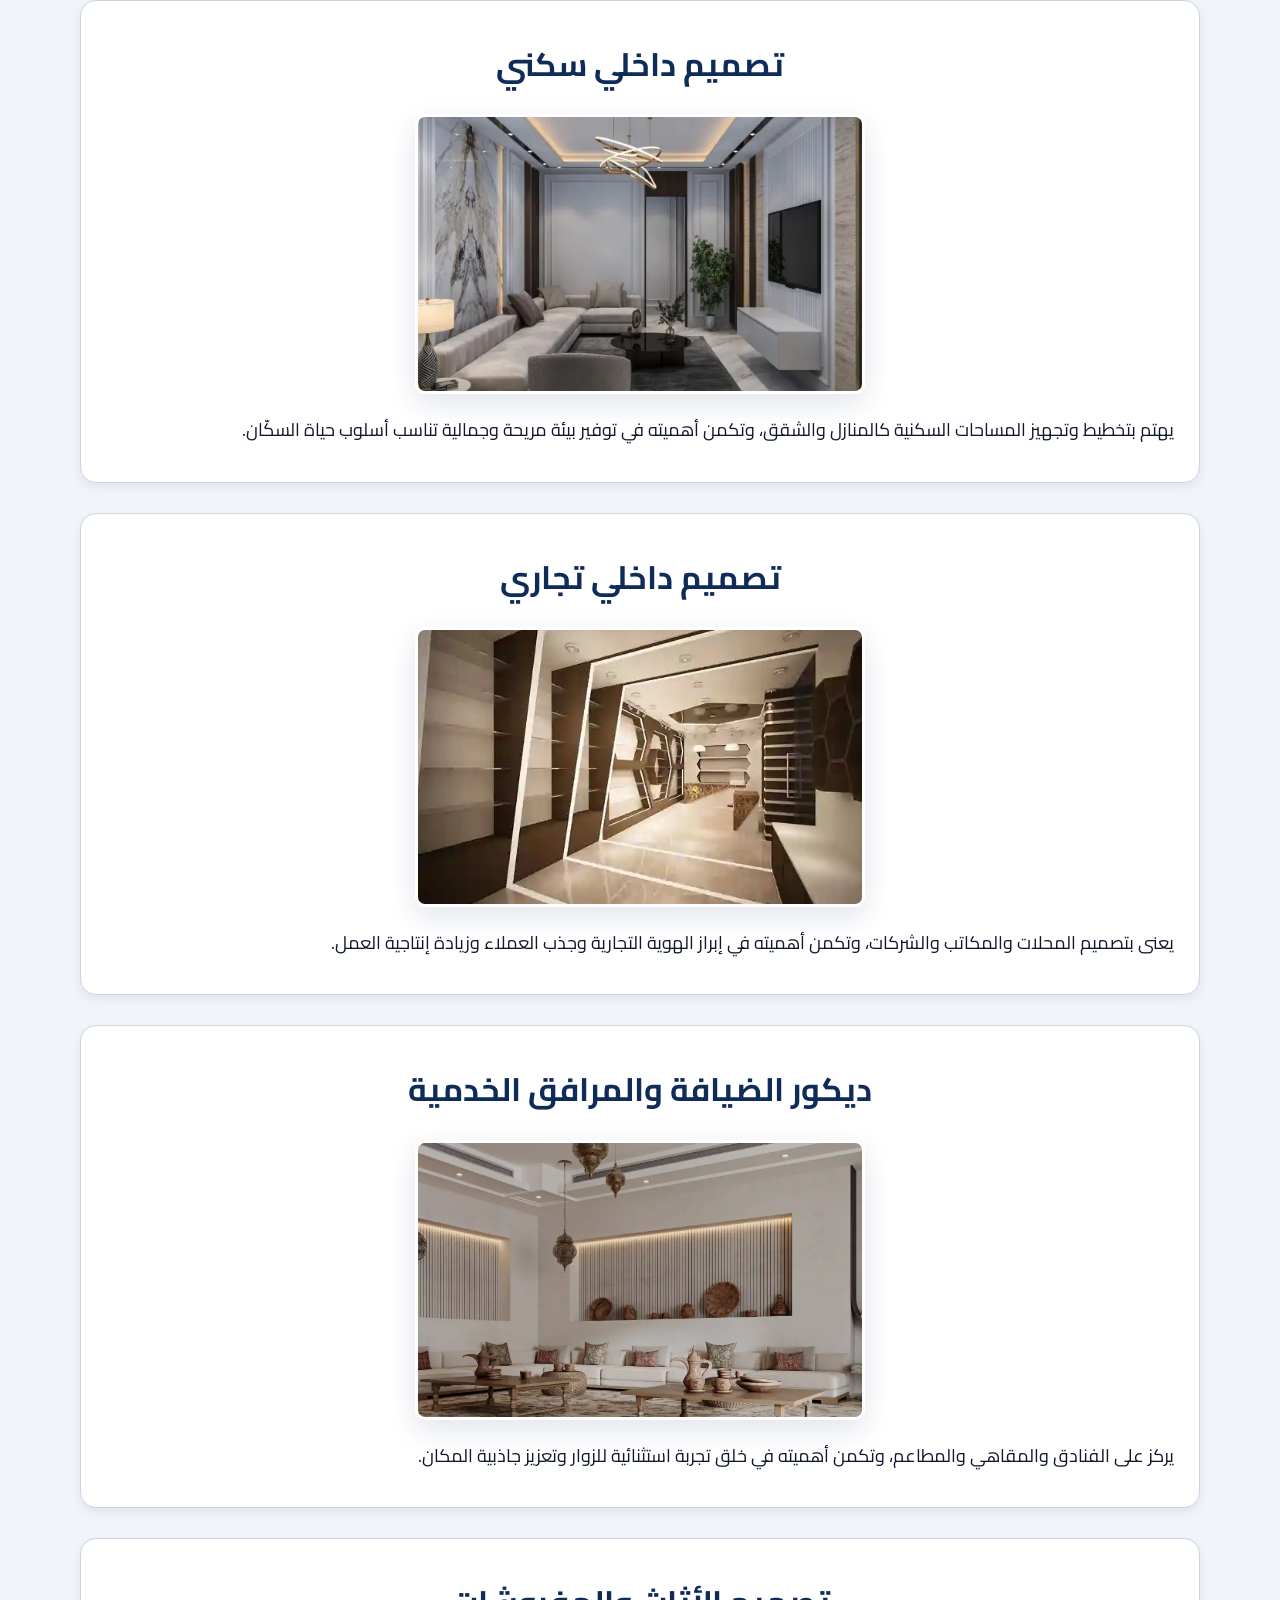
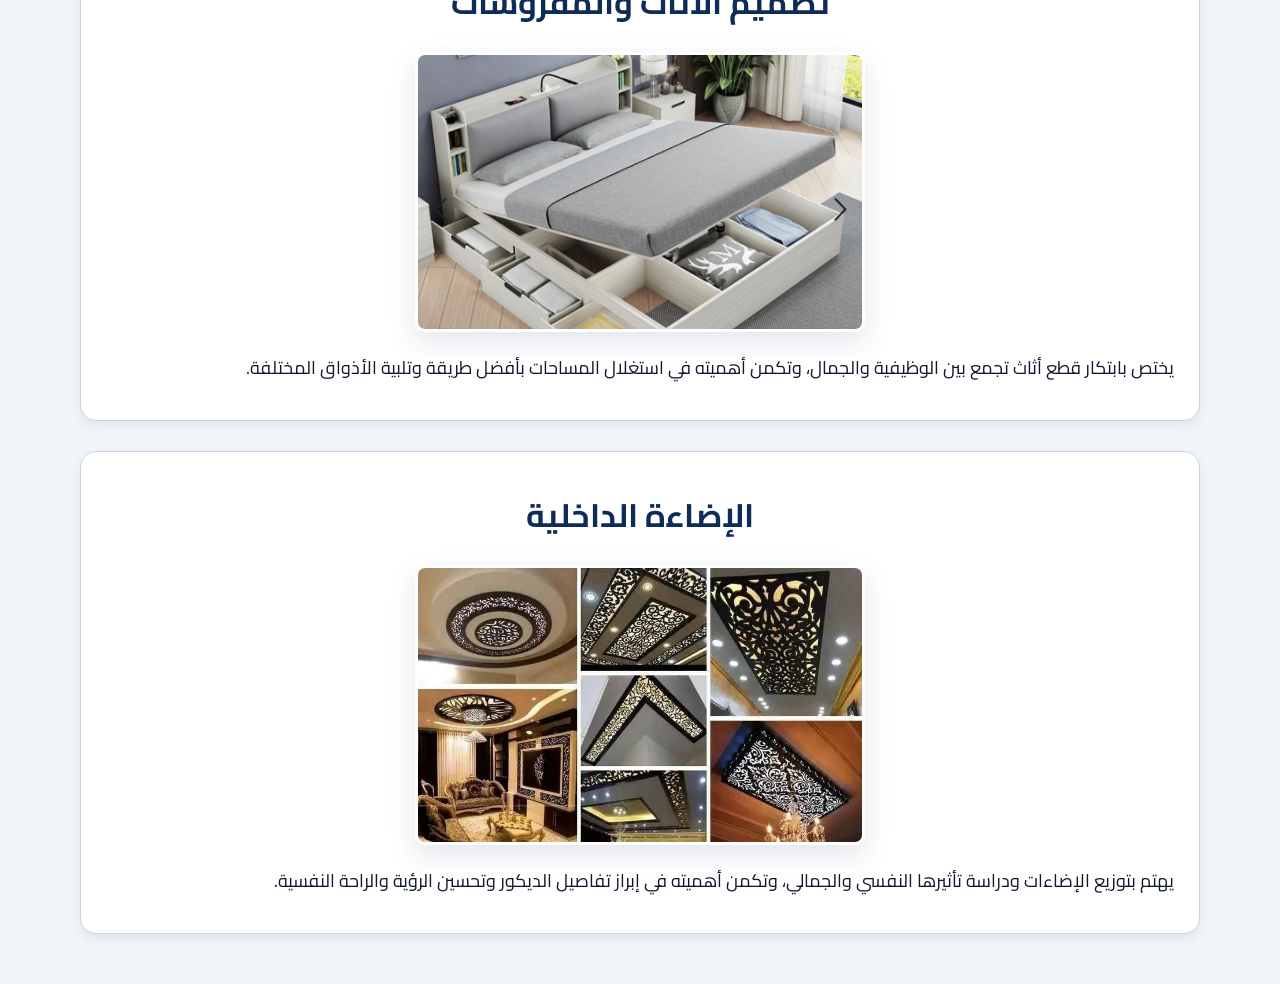
<file: decor-specialties.html>
<!DOCTYPE html>
<html lang="ar" dir="rtl">
<head>
  <meta charset="UTF-8">
  <title>تخصصات الديكور</title>
  <link rel="stylesheet" href="style.css">
</head>
<body>
  <main>
    <section>
      <h2>تصميم داخلي سكني</h2>
      <img src="images/ديكور داخلي سكاني.jpg" alt="ديكور داخلي سكاني" class="section-img">
      <p>يهتم بتخطيط وتجهيز المساحات السكنية كالمنازل والشقق، وتكمن أهميته في توفير بيئة مريحة وجمالية تناسب أسلوب حياة السكّان.</p>
    </section>

    <section>
      <h2>تصميم داخلي تجاري</h2>
      <img src="images/ديكور داخلي تجاري.jpg" alt="ديكور داخلي تجاري" class="section-img">
      <p>يعنى بتصميم المحلات والمكاتب والشركات، وتكمن أهميته في إبراز الهوية التجارية وجذب العملاء وزيادة إنتاجية العمل.</p>
    </section>

    <section>
      <h2>ديكور الضيافة والمرافق الخدمية</h2>
      <img src="images/ديكور الضيافة.jpg" alt="ديكور الضيافة" class="section-img">
      <p>يركز على الفنادق والمقاهي والمطاعم، وتكمن أهميته في خلق تجربة استثنائية للزوار وتعزيز جاذبية المكان.</p>
    </section>

    <section>
      <h2>تصميم الأثاث والمفروشات</h2>
      <img src="images/تصميم الاثاث المفروشه.jpg" alt="تصميم الأثاث والمفروشات" class="section-img">
      <p>يختص بابتكار قطع أثاث تجمع بين الوظيفية والجمال، وتكمن أهميته في استغلال المساحات بأفضل طريقة وتلبية الأذواق المختلفة.</p>
    </section>

    <section>
      <h2>الإضاءة الداخلية</h2>
      <img src="images/تصميم اضاءة داخليه.jpg" alt="تصميم إضاءة داخلية" class="section-img">
      <p>يهتم بتوزيع الإضاءات ودراسة تأثيرها النفسي والجمالي، وتكمن أهميته في إبراز تفاصيل الديكور وتحسين الرؤية والراحة النفسية.</p>
    </section>
  </main>
</body>
</html>
</file>
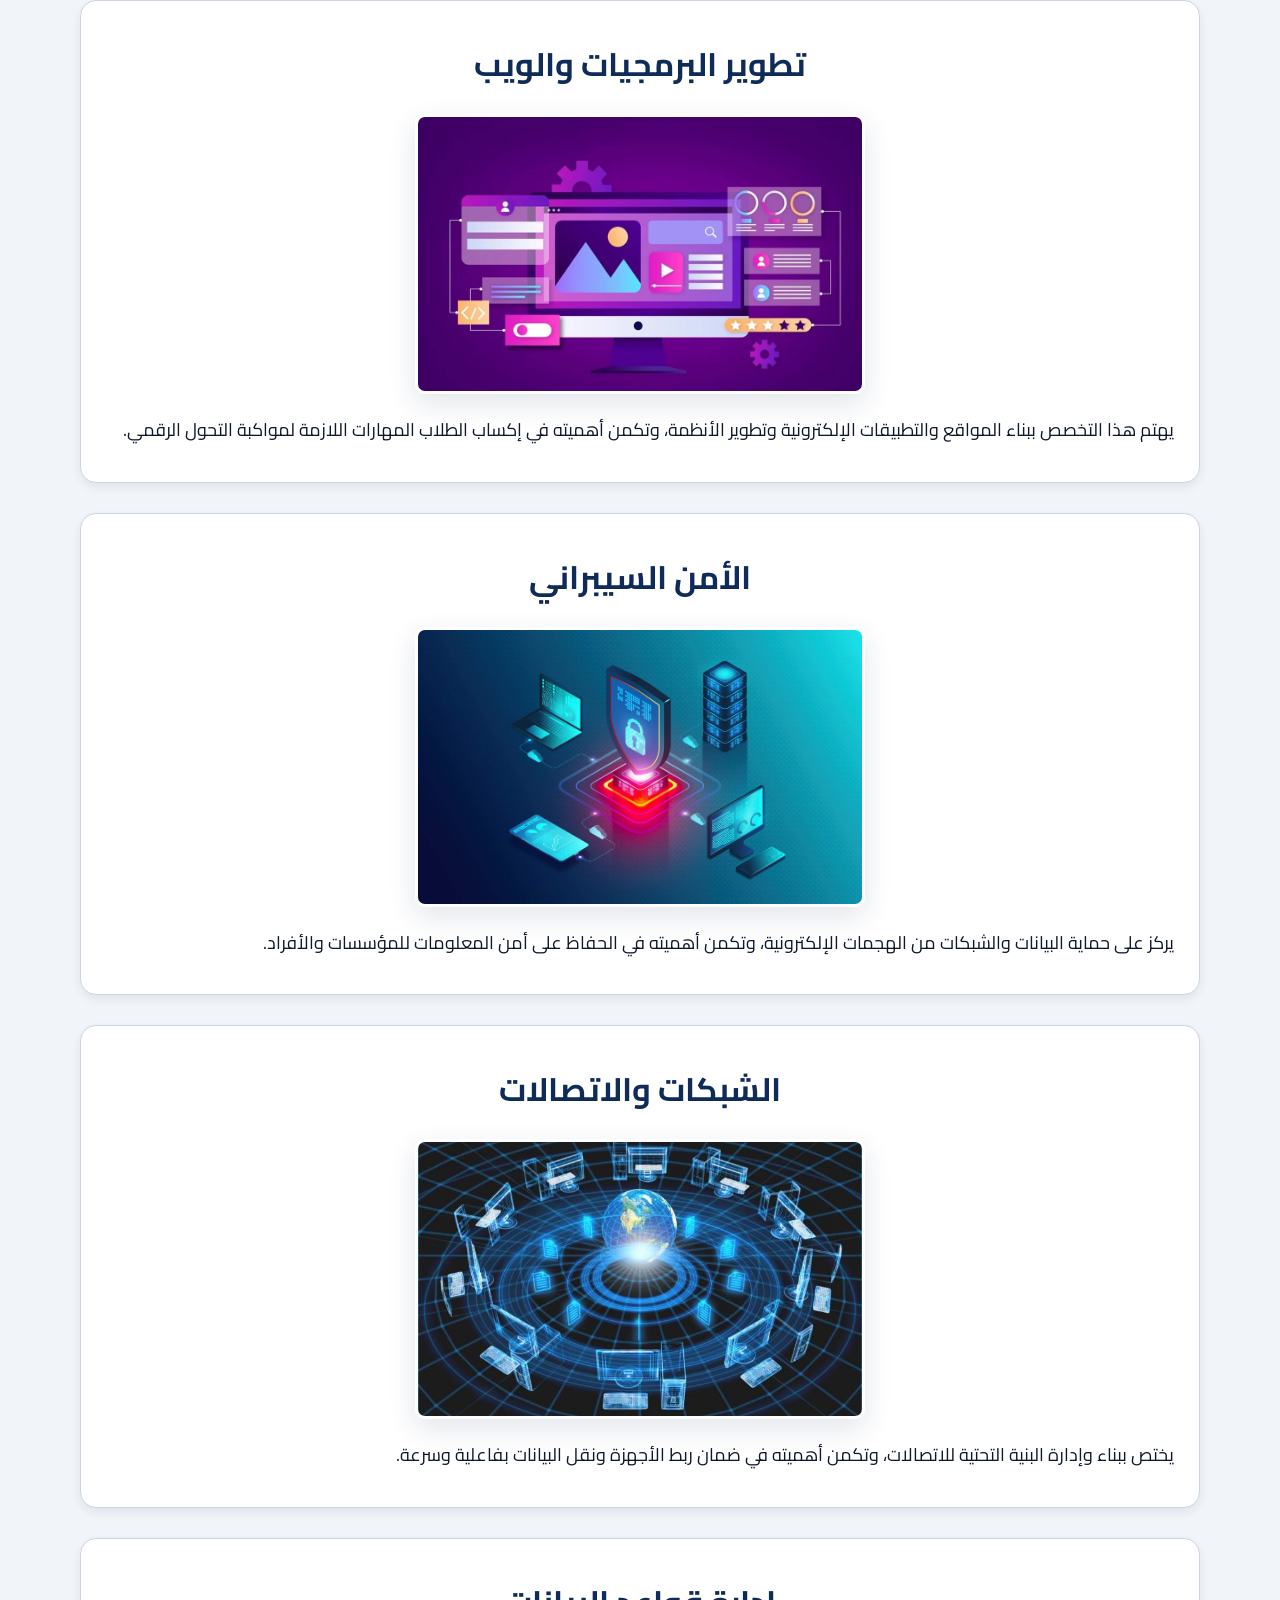
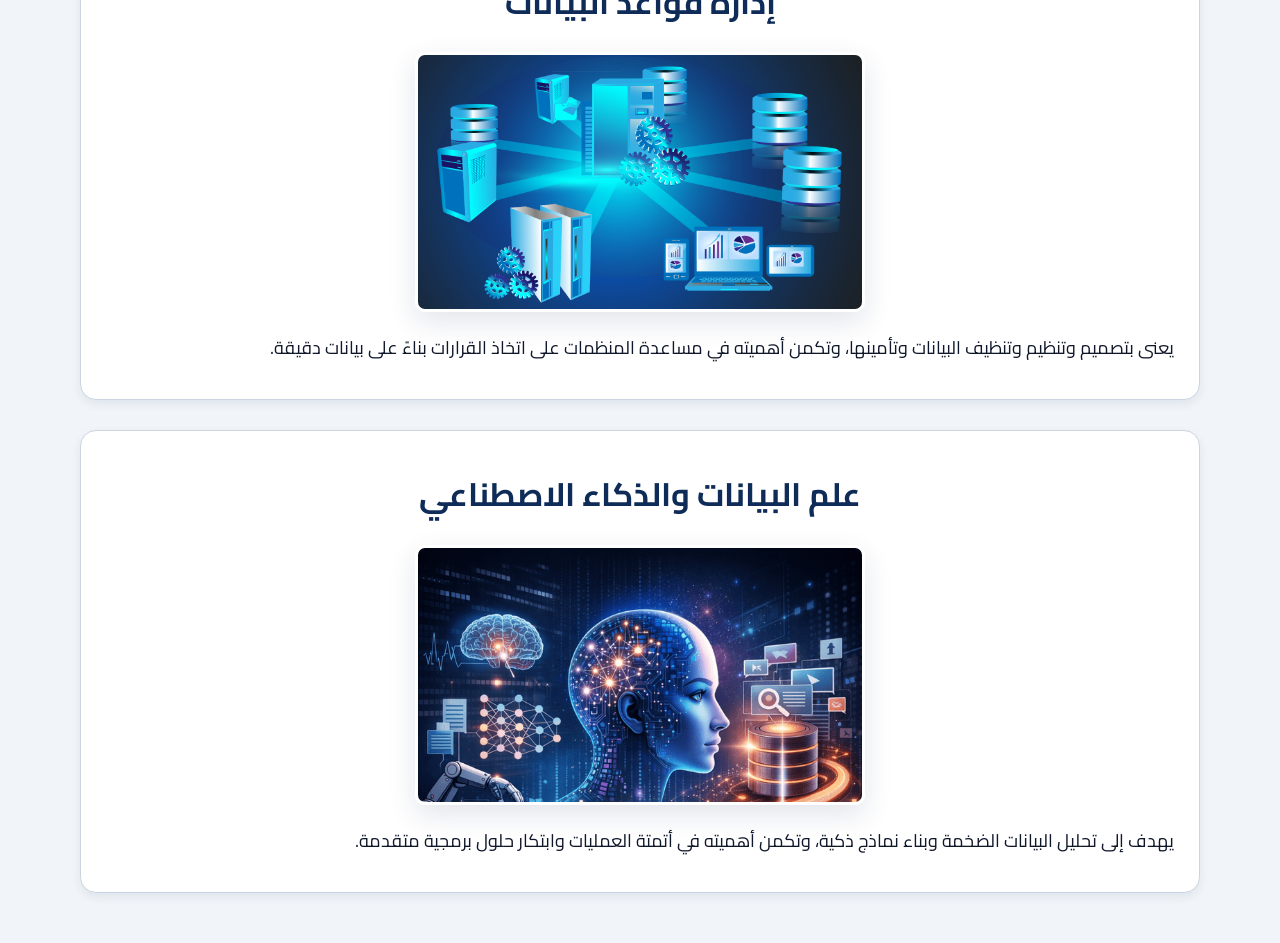
<file: it-specialties.html>
<!DOCTYPE html>
<html lang="ar" dir="rtl">
<head>
  <meta charset="UTF-8">
  <title>تخصصات المعهد - تقنية المعلومات</title>
   <link rel="stylesheet" href="style.css">
</head>
<body>
  <main>
    <section>
      <h2>تطوير البرمجيات والويب</h2>
      <img src="images/تطوير الويب.jpg" alt="تطوير الويب" class="section-img">
      <p>يهتم هذا التخصص ببناء المواقع والتطبيقات الإلكترونية وتطوير الأنظمة، وتكمن أهميته في إكساب الطلاب المهارات اللازمة لمواكبة التحول الرقمي.</p>
    </section>

    <section>
      <h2>الأمن السيبراني</h2>
      <img src="images/الأمن السيبراني.jpg" alt="الأمن السيبراني" class="section-img">
      <p>يركز على حماية البيانات والشبكات من الهجمات الإلكترونية، وتكمن أهميته في الحفاظ على أمن المعلومات للمؤسسات والأفراد.</p>
    </section>

    <section>
      <h2>الشبكات والاتصالات</h2>
      <img src="images/الشبكات.jpg" alt="الشبكات" class="section-img">
      <p>يختص ببناء وإدارة البنية التحتية للاتصالات، وتكمن أهميته في ضمان ربط الأجهزة ونقل البيانات بفاعلية وسرعة.</p>
    </section>

    <section>
      <h2>إدارة قواعد البيانات</h2>
      <img src="images/قواعد البيانات.png" alt="قواعد البيانات" class="section-img">
      <p>يعنى بتصميم وتنظيم وتنظيف البيانات وتأمينها، وتكمن أهميته في مساعدة المنظمات على اتخاذ القرارات بناءً على بيانات دقيقة.</p>
    </section>

    <section>
      <h2>علم البيانات والذكاء الاصطناعي</h2>
      <img src="images/الذكاء الاصطناعي.jpg" alt="الذكاء الاصطناعي" class="section-img">
      <p>يهدف إلى تحليل البيانات الضخمة وبناء نماذج ذكية، وتكمن أهميته في أتمتة العمليات وابتكار حلول برمجية متقدمة.</p>
    </section>
  </main>
</body>
</html>
</file>
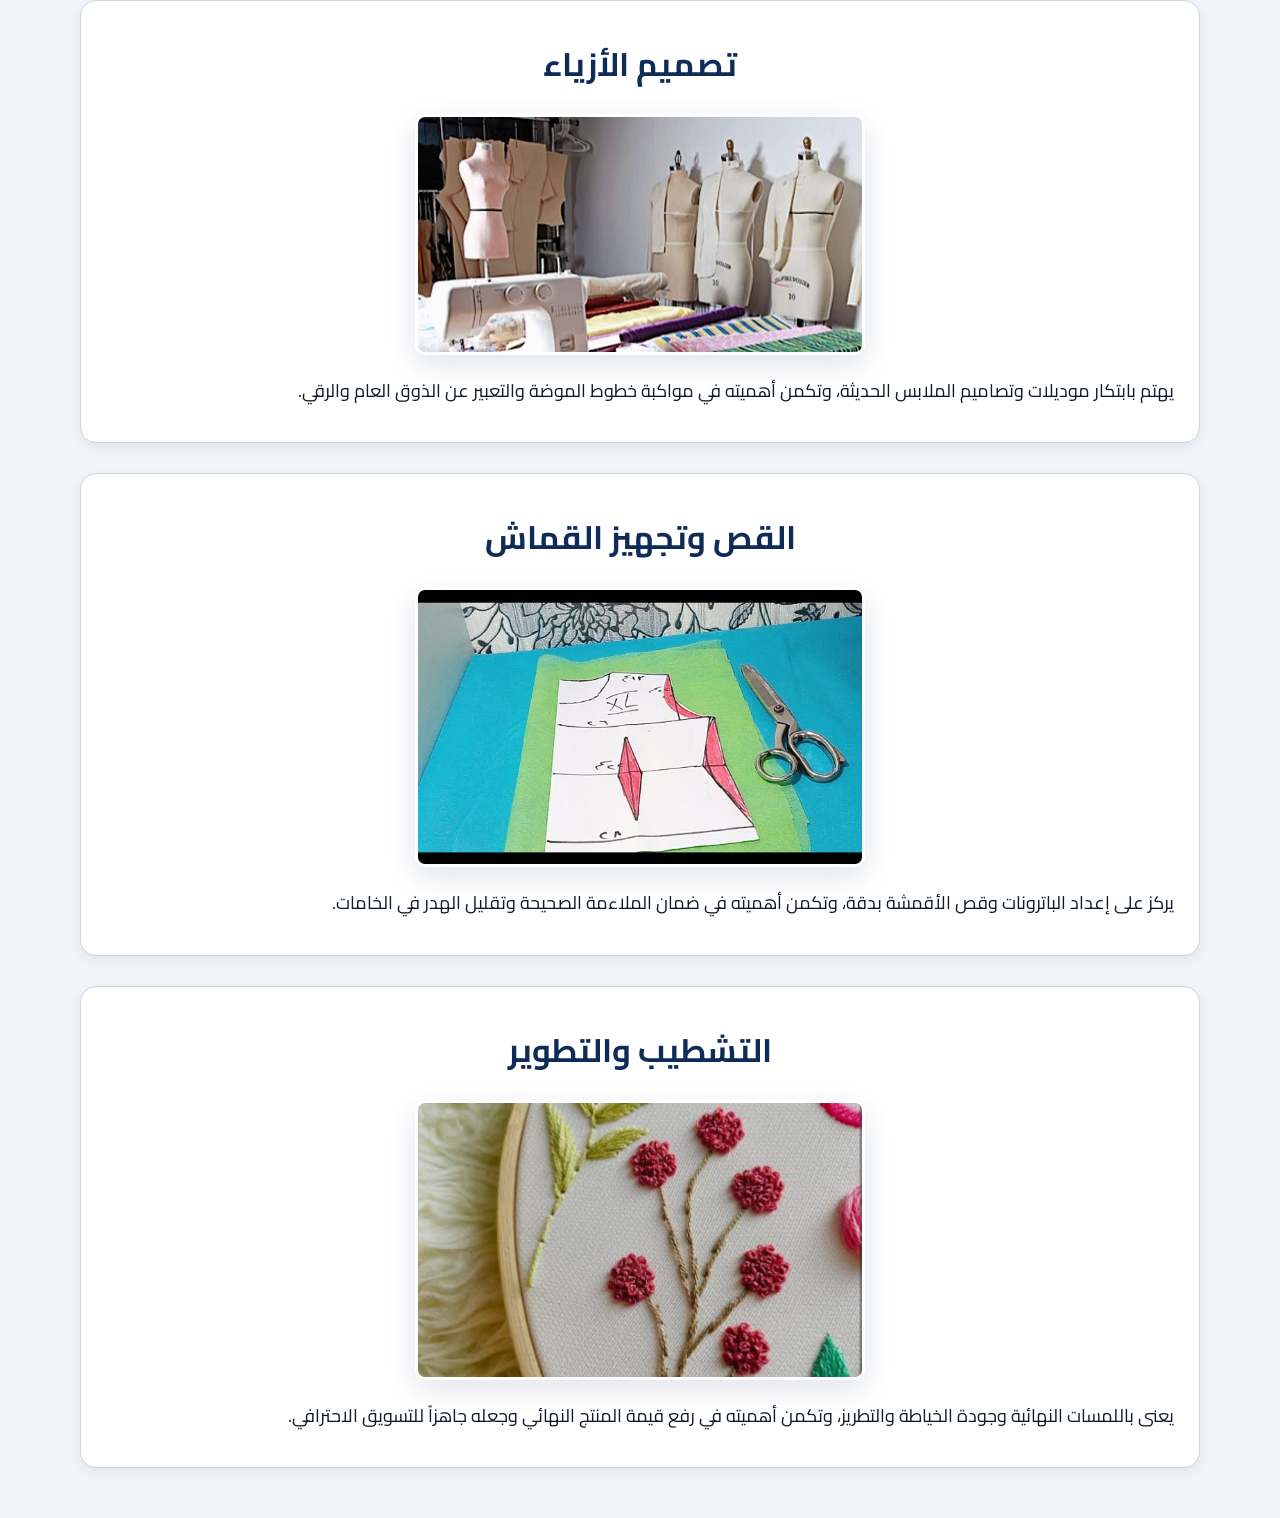
<file: sewing-specialties.html>
<!DOCTYPE html>
<html lang="ar" dir="rtl">
<head>
  <meta charset="UTF-8">
  <title>تخصصات الخياطة</title>
  <link rel="stylesheet" href="style.css">
</head>
<body>
  <main>
    <section>
      <h2>تصميم الأزياء</h2>
      <img src="images/تصميم الازياء.jpg" alt="تصميم الأزياء" class="section-img">
      <p>يهتم بابتكار موديلات وتصاميم الملابس الحديثة، وتكمن أهميته في مواكبة خطوط الموضة والتعبير عن الذوق العام والرقي.</p>
    </section>

    <section>
      <h2>القص وتجهيز القماش</h2>
      <img src="images/القص وتجهيز القماش.jpg" alt="القص وتجهيز القماش" class="section-img">
      <p>يركز على إعداد الباترونات وقص الأقمشة بدقة، وتكمن أهميته في ضمان الملاءمة الصحيحة وتقليل الهدر في الخامات.</p>
    </section>

    <section>
      <h2>التشطيب والتطوير</h2>
      <img src="images/التطريز.jpg" alt="التشطيب والتطريز" class="section-img">
      <p>يعنى باللمسات النهائية وجودة الخياطة والتطريز، وتكمن أهميته في رفع قيمة المنتج النهائي وجعله جاهزاً للتسويق الاحترافي.</p>
    </section>
  </main>
</body>
</html>
</file>
<file: style.css>
@import url('https://fonts.googleapis.com/css2?family=Cairo:wght@400;600;700;800;900&display=swap');

:root {
  --primary: #0F2C59;
  --primary-light: #1E40AF;
  --accent: #00B4D8;
  --bg-main: #F1F5F9;
  --bg-card: #FFFFFF;
  --text-main: #0F172A;
  --text-muted: #334155;
  --border-color: #CBD5E1;
  --shadow-sm: 0 4px 10px rgba(15, 44, 89, 0.08);
  --shadow-md: 0 10px 28px rgba(15, 44, 89, 0.12);
  --radius-sm: 10px;
  --radius-md: 16px;
  --transition: all 0.3s ease;
}

*, *::before, *::after {
  box-sizing: border-box;
  margin: 0;
  padding: 0;
}

html {
  scroll-behavior: smooth;
  font-size: 18px;
}

body {
  font-family: 'Cairo', system-ui, sans-serif;
  background-color: var(--bg-main);
  color: var(--text-main);
  line-height: 1.8;
  direction: rtl;
  text-align: right;
  overflow-x: hidden; /* لمنع ظهور شريط التمرير الأفقي في الجوال */
}

/* --- الهيدر والقائمة العلوية --- */
header {
  background: rgba(15, 44, 89, 0.98);
  position: sticky;
  top: 0;
  z-index: 1000;
  border-bottom: 4px solid var(--accent);
}

nav {
  max-width: 1250px;
  margin: 0 auto;
  padding: 0.8rem 1.5rem;
  display: flex;
  justify-content: space-between;
  align-items: center;
  flex-wrap: wrap; /* يسمح بالعناصر بالنزول بسلاسة في الشاشات الصغيرة */
}

.brand-title {
  display: flex;
  align-items: center;
  gap: 12px;
  color: #FFFFFF;
  font-size: 1.5rem;
  font-weight: 800;
  text-decoration: none;
}

.brand-title img {
  width: 48px;
  height: 48px;
  border-radius: 50%;
  border: 2px solid var(--accent);
  object-fit: cover;
}

.nav-links {
  display: flex;
  flex-direction: row;
  list-style: none;
  gap: 15px;
  align-items: center;
}

.nav-links li a {
  color: #F8FAFC;
  text-decoration: none;
  font-weight: 700;
  font-size: 1.1rem;
  padding: 8px 16px;
  border-radius: var(--radius-sm);
  background: rgba(255, 255, 255, 0.08);
  transition: var(--transition);
}

.nav-links li a:hover {
  background: var(--accent);
  color: var(--primary);
}

.back-btn {
  background: var(--accent);
  color: var(--primary);
  padding: 8px 18px;
  border-radius: 30px;
  text-decoration: none;
  font-weight: 700;
  font-size: 1rem;
}

/* --- البنر الترحيبي --- */
.hero-banner {
  background: linear-gradient(135deg, var(--primary) 0%, #1E3A8A 100%);
  color: white;
  text-align: center;
  padding: 50px 20px;
  margin-bottom: 30px;
}

.hero-banner h1 {
  font-size: 2.2rem;
  font-weight: 800;
  margin-bottom: 10px;
}

.hero-banner p {
  font-size: 1.2rem;
  color: #E2E8F0;
  max-width: 800px;
  margin: 0 auto;
}

/* --- المحتوى الرئيسي --- */
main {
  max-width: 1150px;
  margin: 0 auto 50px auto;
  padding: 0 15px;
}

section {
  background: var(--bg-card);
  padding: 35px 25px;
  margin-bottom: 30px;
  border-radius: var(--radius-md);
  border: 1px solid var(--border-color);
  box-shadow: var(--shadow-sm);
}

section h2 {
  color: var(--primary);
  font-size: 1.8rem;
  text-align: center;
  margin-bottom: 20px;
}

/* تجاوب الصور */
.section-img {
  display: block;
  margin: 20px auto;
  width: 100%;
  max-width: 450px;
  height: auto; /* لضمان ضبط ارتفاع الصورة تلقائياً */
  max-height: 280px;
  object-fit: cover;
  border-radius: var(--radius-sm);
  border: 3px solid #FFFFFF;
  box-shadow: var(--shadow-md);
}

/* شبكة عرض الأقسام متجاوبة تلقائياً */
.departments-grid {
  display: grid;
  grid-template-columns: repeat(auto-fit, minmax(280px, 1fr));
  gap: 25px;
}

article {
  background: #F8FAFC;
  padding: 25px 20px;
  border-radius: var(--radius-md);
  border: 1px solid var(--border-color);
  text-align: center;
  display: flex;
  flex-direction: column;
  justify-content: space-between;
}

.btn-detail {
  display: inline-block;
  margin-top: 15px;
  padding: 10px 22px;
  background: var(--primary);
  color: #FFFFFF;
  text-decoration: none;
  border-radius: 30px;
  font-weight: 700;
  font-size: 1rem;
}

/* بطاقة التواصل */
.contact-card {
  background: #EFF6FF;
  border: 2px solid #BFDBFE;
  padding: 25px;
  border-radius: var(--radius-md);
  text-align: center;
}

.contact-card .phone-number {
  display: inline-block;
  direction: ltr;
  font-size: 1.5rem;
  font-weight: 800;
  color: var(--primary);
  margin-top: 10px;
  background: #FFFFFF;
  padding: 8px 24px;
  border-radius: 50px;
}

/* الفوتر */
footer {
  background: var(--primary);
  color: #F1F5F9;
  text-align: center;
  padding: 25px 15px;
  border-top: 4px solid var(--accent);
  font-size: 1rem;
}

/* ==========================================================================
   التوافق مع الجوال والشاشات الصغيرة (Media Queries)
   ========================================================================== */
@media (max-width: 768px) {
  html {
    font-size: 16px; /* تصغير الخط قليلاً يناسب شاشات الهواتف */
  }

  nav {
    flex-direction: column;
    gap: 15px;
    padding: 0.8rem 1rem;
  }

  .nav-links {
    width: 100%;
    justify-content: center;
    flex-wrap: wrap;
    gap: 8px;
  }

  .nav-links li a {
    padding: 8px 12px;
    font-size: 1rem;
  }

  .hero-banner {
    padding: 35px 15px;
  }

  .hero-banner h1 {
    font-size: 1.8rem;
  }

  section {
    padding: 25px 15px;
  }

  section h2 {
    font-size: 1.5rem;
  }

  .departments-grid {
    grid-template-columns: 1fr; /* عرض الأقسام فوق بعضها في الشاشات الصغيرة جداً */
  }
}
</file>
